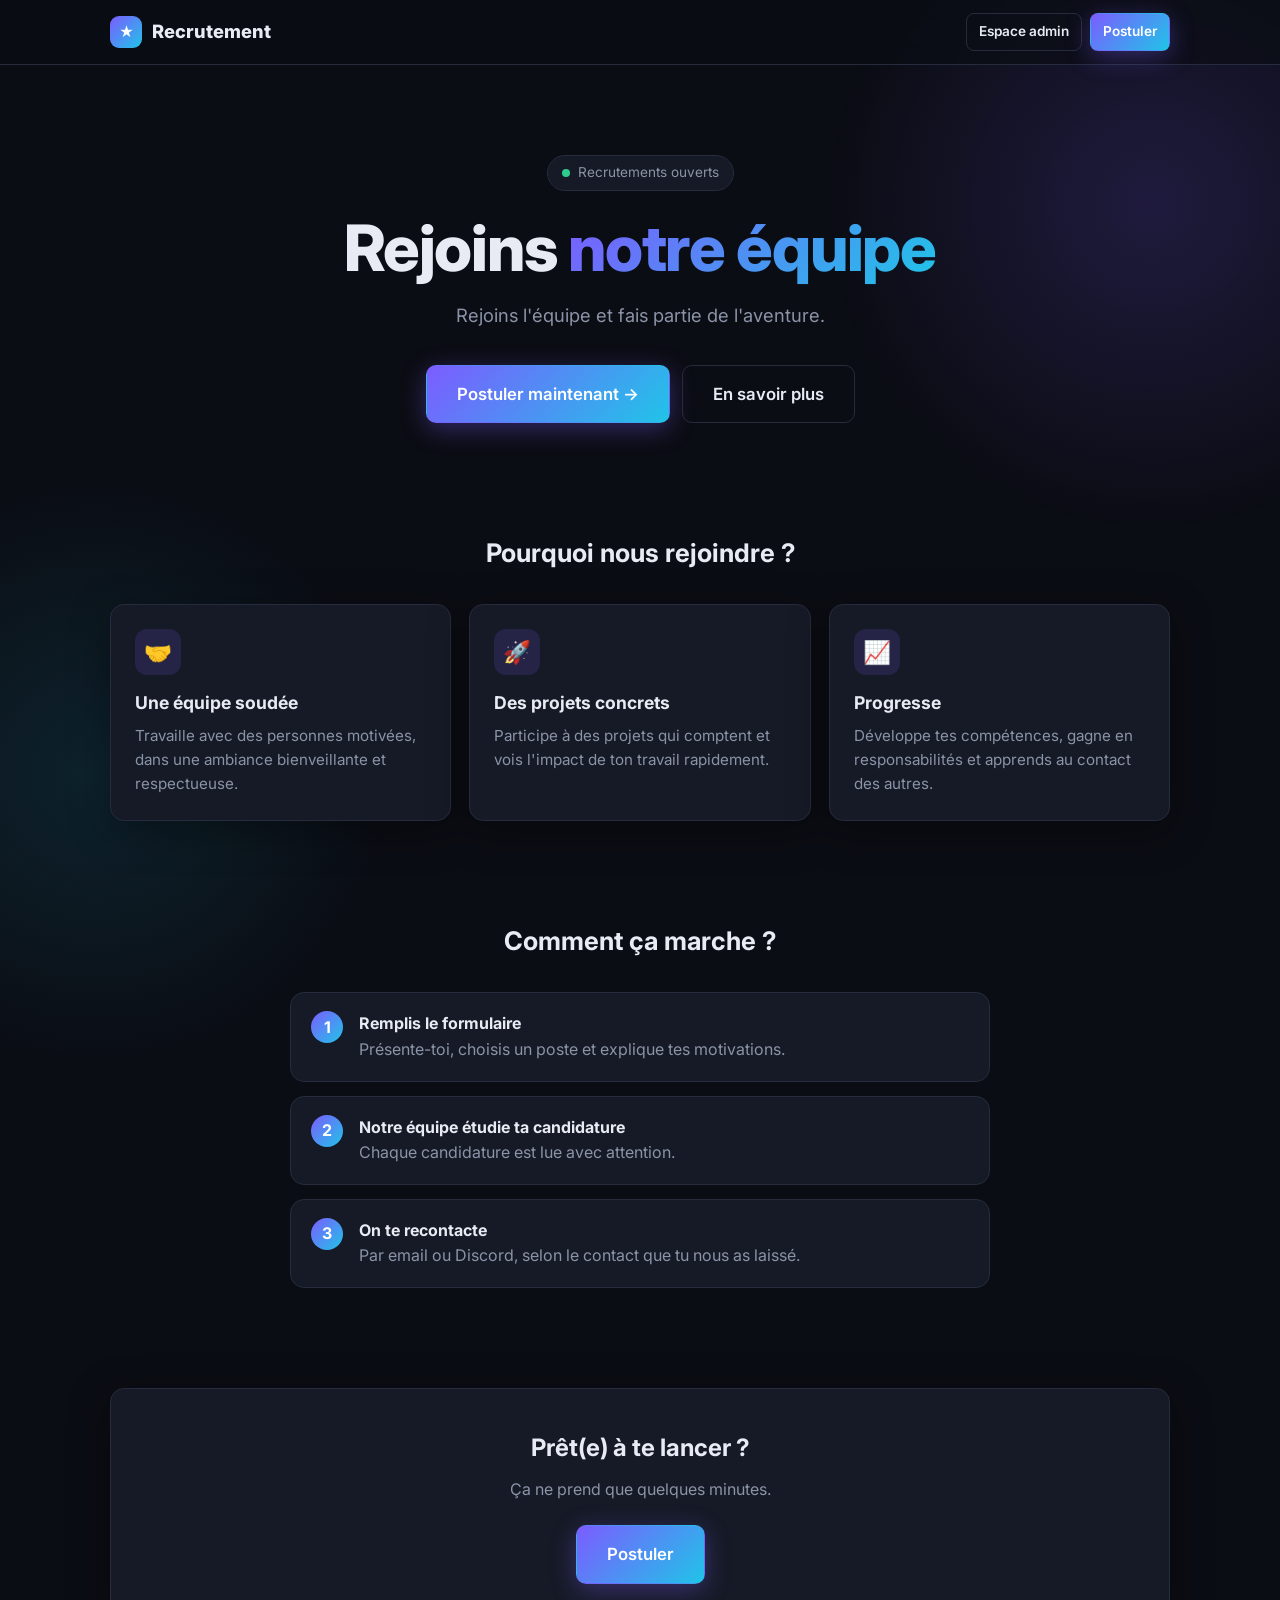
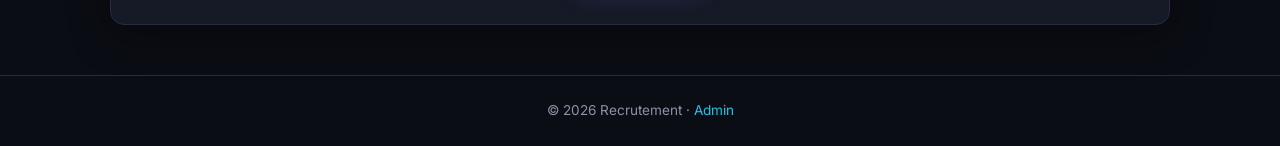
<file: index.html>
<!DOCTYPE html>
<html lang="fr">
<head>
  <meta charset="UTF-8">
  <meta name="viewport" content="width=device-width, initial-scale=1.0">
  <title>Recrutement - Accueil</title>
  <meta name="description" content="Rejoins l'équipe : dépose ta candidature en ligne.">
  <link rel="preconnect" href="https://fonts.googleapis.com">
  <link href="https://fonts.googleapis.com/css2?family=Inter:wght@400;500;600;700;800&display=swap" rel="stylesheet">
  <link rel="stylesheet" href="style.css?v=3">
</head>
<body data-page="home">

  <header class="navbar">
    <div class="container">
      <a href="index.html" class="brand"><span class="logo">★</span><span data-site-name>Recrutement</span></a>
      <nav class="nav-links">
        <a href="admin.html" class="btn btn-ghost btn-sm hide-mobile">Espace admin</a>
        <a href="candidature.html" class="btn btn-primary btn-sm">Postuler</a>
      </nav>
    </div>
  </header>

  <main>
    <section class="hero">
      <div class="container">
        <span class="badge reveal"><span class="dot"></span>Recrutements ouverts</span>
        <h1 class="reveal">Rejoins <span class="gradient-text">notre équipe</span></h1>
        <p class="reveal" data-site-tagline>Rejoins l'équipe et fais partie de l'aventure.</p>
        <div class="hero-actions reveal">
          <a href="candidature.html" class="btn btn-primary btn-lg">Postuler maintenant →</a>
          <a href="#postes" class="btn btn-ghost btn-lg">En savoir plus</a>
        </div>
      </div>
    </section>

    <section class="section" id="postes">
      <div class="container">
        <h2 class="section-title reveal">Pourquoi nous rejoindre ?</h2>
        <div class="grid">
          <div class="card feature reveal">
            <div class="icon">🤝</div>
            <h3>Une équipe soudée</h3>
            <p>Travaille avec des personnes motivées, dans une ambiance bienveillante et respectueuse.</p>
          </div>
          <div class="card feature reveal">
            <div class="icon">🚀</div>
            <h3>Des projets concrets</h3>
            <p>Participe à des projets qui comptent et vois l'impact de ton travail rapidement.</p>
          </div>
          <div class="card feature reveal">
            <div class="icon">📈</div>
            <h3>Progresse</h3>
            <p>Développe tes compétences, gagne en responsabilités et apprends au contact des autres.</p>
          </div>
        </div>
      </div>
    </section>

    <section class="section">
      <div class="container">
        <h2 class="section-title reveal">Comment ça marche ?</h2>
        <div class="steps">
          <div class="step reveal"><div><strong>Remplis le formulaire</strong><p>Présente-toi, choisis un poste et explique tes motivations.</p></div></div>
          <div class="step reveal"><div><strong>Notre équipe étudie ta candidature</strong><p>Chaque candidature est lue avec attention.</p></div></div>
          <div class="step reveal"><div><strong>On te recontacte</strong><p>Par email ou Discord, selon le contact que tu nous as laissé.</p></div></div>
        </div>
      </div>
    </section>

    <section class="section">
      <div class="container">
        <div class="card cta-box reveal">
          <h2>Prêt(e) à te lancer ?</h2>
          <p>Ça ne prend que quelques minutes.</p>
          <a href="candidature.html" class="btn btn-primary btn-lg">Postuler</a>
        </div>
      </div>
    </section>
  </main>

  <footer>
    <div class="container">© <span data-year></span> <span data-site-name>Recrutement</span> · <a href="admin.html">Admin</a></div>
  </footer>

  <script src="config.js?v=3"></script>
  <script src="script.js?v=3"></script>
</body>
</html>
</file>
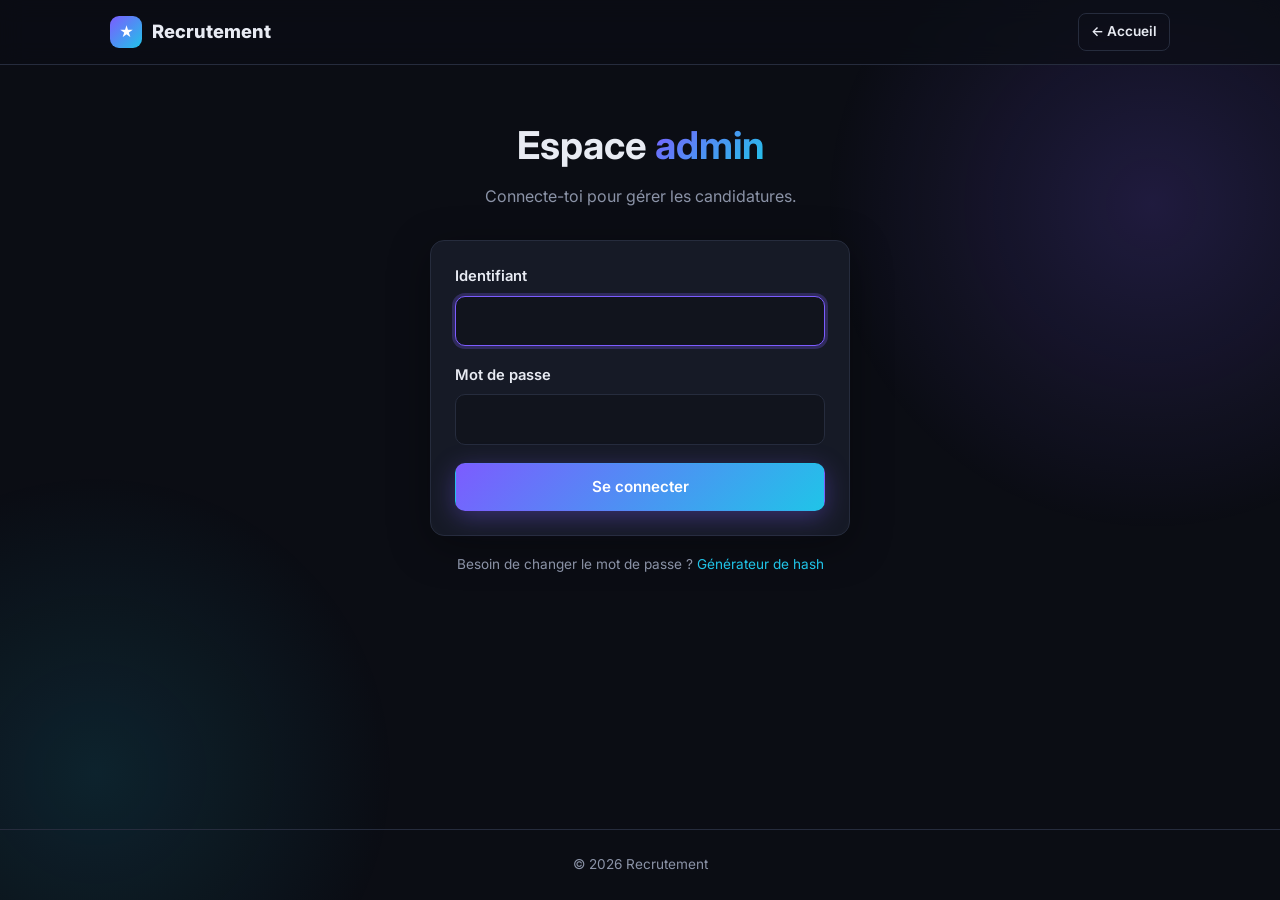
<file: admin.html>
<!DOCTYPE html>
<html lang="fr">
<head>
  <meta charset="UTF-8">
  <meta name="viewport" content="width=device-width, initial-scale=1.0">
  <meta name="robots" content="noindex, nofollow">
  <title>Recrutement - Connexion admin</title>
  <link rel="preconnect" href="https://fonts.googleapis.com">
  <link href="https://fonts.googleapis.com/css2?family=Inter:wght@400;500;600;700;800&display=swap" rel="stylesheet">
  <link rel="stylesheet" href="style.css?v=3">
</head>
<body data-page="admin">

  <header class="navbar">
    <div class="container">
      <a href="index.html" class="brand"><span class="logo">★</span><span data-site-name>Recrutement</span></a>
      <nav class="nav-links">
        <a href="index.html" class="btn btn-ghost btn-sm">← Accueil</a>
      </nav>
    </div>
  </header>

  <main class="page">
    <div class="container">
      <div class="form-wrap narrow">
        <div class="page-head reveal">
          <h1>Espace <span class="gradient-text">admin</span></h1>
          <p>Connecte-toi pour gérer les candidatures.</p>
        </div>

        <div class="card reveal" id="login-card">
          <div id="login-alert" class="alert hidden" role="alert"></div>
          <form id="login-form" novalidate>
            <div class="field">
              <label for="username">Identifiant</label>
              <input type="text" id="username" name="username" autocomplete="username" autofocus>
            </div>
            <div class="field">
              <label for="password">Mot de passe</label>
              <input type="password" id="password" name="password" autocomplete="current-password">
            </div>
            <button type="submit" id="login-btn" class="btn btn-primary btn-block">Se connecter</button>
          </form>
        </div>

        <p style="text-align:center;margin-top:18px;font-size:.85rem;color:var(--muted)">
          Besoin de changer le mot de passe ? <a href="hash.html">Générateur de hash</a>
        </p>
      </div>
    </div>
  </main>

  <footer>
    <div class="container">© <span data-year></span> <span data-site-name>Recrutement</span></div>
  </footer>

  <script src="config.js?v=3"></script>
  <script src="script.js?v=3"></script>
</body>
</html>
</file>
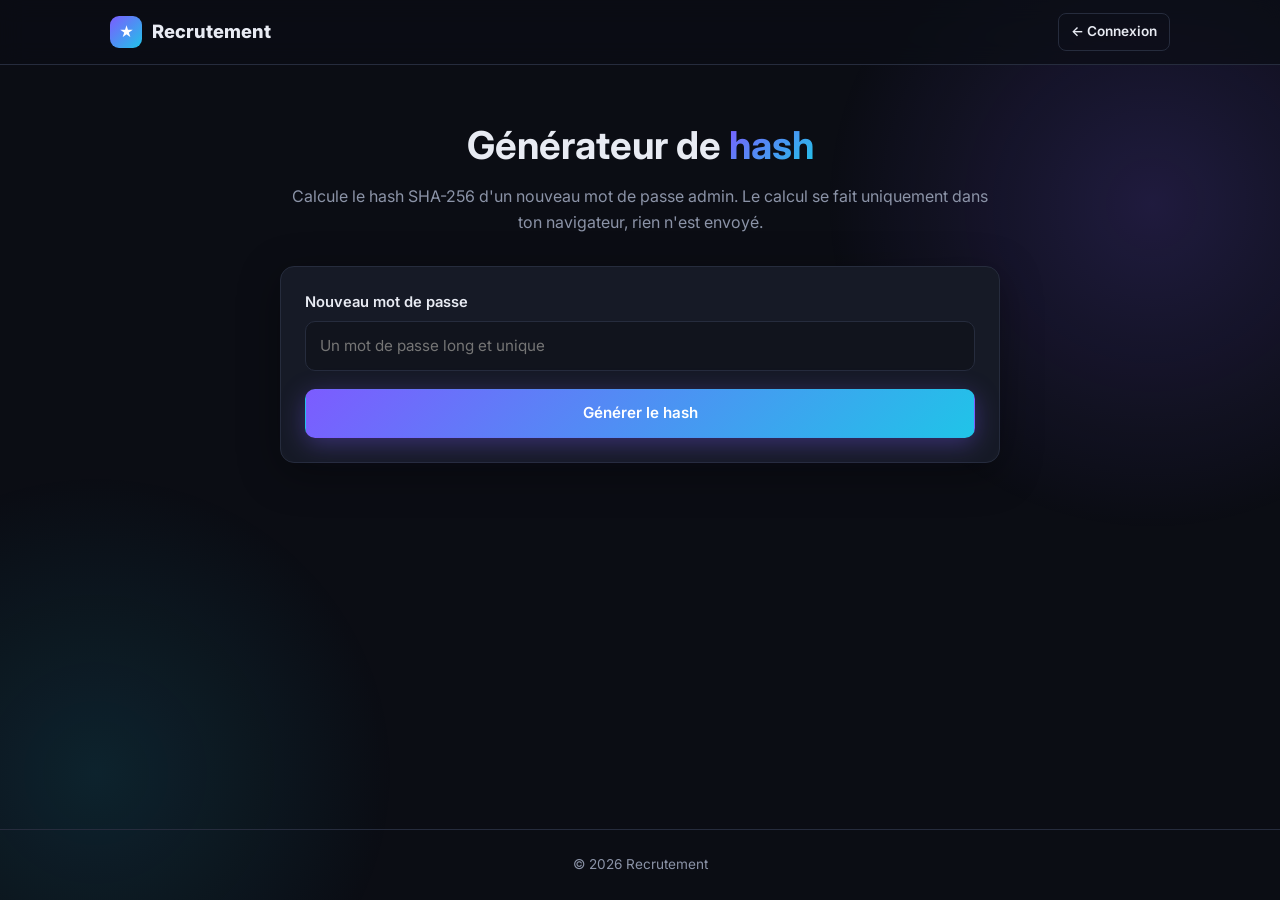
<file: hash.html>
<!DOCTYPE html>
<html lang="fr">
<head>
  <meta charset="UTF-8">
  <meta name="viewport" content="width=device-width, initial-scale=1.0">
  <meta name="robots" content="noindex, nofollow">
  <title>Recrutement - Générateur de hash</title>
  <link rel="preconnect" href="https://fonts.googleapis.com">
  <link href="https://fonts.googleapis.com/css2?family=Inter:wght@400;500;600;700;800&display=swap" rel="stylesheet">
  <link rel="stylesheet" href="style.css?v=3">
</head>
<body data-page="hash">

  <header class="navbar">
    <div class="container">
      <a href="index.html" class="brand"><span class="logo">★</span><span data-site-name>Recrutement</span></a>
      <nav class="nav-links">
        <a href="admin.html" class="btn btn-ghost btn-sm">← Connexion</a>
      </nav>
    </div>
  </header>

  <main class="page">
    <div class="container">
      <div class="form-wrap">
        <div class="page-head">
          <h1>Générateur de <span class="gradient-text">hash</span></h1>
          <p>Calcule le hash SHA-256 d'un nouveau mot de passe admin. Le calcul se fait uniquement dans ton navigateur, rien n'est envoyé.</p>
        </div>

        <div class="card">
          <div id="hash-alert" class="alert hidden"></div>
          <form id="hash-form">
            <div class="field">
              <label for="pwd">Nouveau mot de passe</label>
              <input type="text" id="pwd" name="pwd" autocomplete="off" required placeholder="Un mot de passe long et unique">
            </div>
            <button type="submit" class="btn btn-primary btn-block">Générer le hash</button>
          </form>

          <div id="hash-box" class="hidden" style="margin-top:22px">
            <div class="detail">
              <div class="k">1. Colle ce hash dans config.js → ADMIN_PASSWORD_HASH</div>
              <div class="v hash-out" id="hash-result"></div>
            </div>
            <button class="btn btn-ghost btn-sm" data-copy="hash-result">Copier le hash</button>

            <div class="detail" style="margin-top:18px">
              <div class="k">2. Exécute cette requête dans Supabase → SQL Editor</div>
              <div class="v hash-out" id="hash-sql"></div>
            </div>
            <button class="btn btn-ghost btn-sm" data-copy="hash-sql">Copier la requête SQL</button>

            <div class="alert alert-info" style="margin-top:18px;margin-bottom:0">
              3. Enregistre config.js, puis publie le changement (Commit + Push dans GitHub Desktop). Reconnecte-toi avec le nouveau mot de passe.
            </div>
          </div>
        </div>
      </div>
    </div>
  </main>

  <footer>
    <div class="container">© <span data-year></span> <span data-site-name>Recrutement</span></div>
  </footer>

  <script src="config.js?v=3"></script>
  <script src="script.js?v=3"></script>
</body>
</html>
</file>
<file: style.css>
/* ============ Base ============ */
:root {
  --bg: #0b0d14;
  --bg-2: #11141d;
  --card: #161a26;
  --card-2: #1c2130;
  --border: #262c3d;
  --text: #e8ebf3;
  --muted: #8b93a7;
  --accent: #7c5cff;
  --accent-2: #20c4e8;
  --success: #2ecc8f;
  --danger: #ff5c7a;
  --warning: #f5b84a;
  --radius: 14px;
  --shadow: 0 10px 40px rgba(0, 0, 0, .35);
  --grad: linear-gradient(135deg, var(--accent), var(--accent-2));
}

* { box-sizing: border-box; margin: 0; padding: 0; }

html { scroll-behavior: smooth; }

body {
  font-family: "Inter", system-ui, -apple-system, "Segoe UI", Roboto, sans-serif;
  background: var(--bg);
  color: var(--text);
  line-height: 1.6;
  min-height: 100vh;
  display: flex;
  flex-direction: column;
  overflow-x: hidden;
}

body::before {
  content: "";
  position: fixed;
  inset: -20vh -20vw auto auto;
  width: 60vw;
  height: 60vw;
  background: radial-gradient(circle, rgba(124, 92, 255, .18), transparent 60%);
  pointer-events: none;
  z-index: -1;
  animation: float 14s ease-in-out infinite alternate;
}

body::after {
  content: "";
  position: fixed;
  inset: auto auto -25vh -20vw;
  width: 55vw;
  height: 55vw;
  background: radial-gradient(circle, rgba(32, 196, 232, .12), transparent 60%);
  pointer-events: none;
  z-index: -1;
  animation: float 18s ease-in-out infinite alternate-reverse;
}

a { color: var(--accent-2); text-decoration: none; }
a:hover { text-decoration: underline; }

.container { width: 100%; max-width: 1100px; margin: 0 auto; padding: 0 20px; }

/* ============ Header ============ */
.navbar {
  position: sticky;
  top: 0;
  z-index: 50;
  backdrop-filter: blur(12px);
  background: rgba(11, 13, 20, .7);
  border-bottom: 1px solid var(--border);
}
.navbar .container {
  display: flex;
  align-items: center;
  justify-content: space-between;
  height: 64px;
  gap: 12px;
}
.brand {
  font-weight: 800;
  font-size: 1.15rem;
  color: var(--text);
  display: flex;
  align-items: center;
  gap: 10px;
}
.brand:hover { text-decoration: none; }
.brand .logo {
  width: 32px; height: 32px;
  border-radius: 9px;
  background: var(--grad);
  display: grid; place-items: center;
  font-size: .9rem;
  color: #fff;
}
.nav-links { display: flex; gap: 8px; align-items: center; }

/* ============ Buttons ============ */
.btn {
  display: inline-flex;
  align-items: center;
  justify-content: center;
  gap: 8px;
  padding: 11px 20px;
  border-radius: 10px;
  border: 1px solid transparent;
  font: inherit;
  font-weight: 600;
  font-size: .95rem;
  cursor: pointer;
  color: var(--text);
  background: var(--card-2);
  transition: transform .15s ease, box-shadow .2s ease, background .2s ease, opacity .2s;
  white-space: nowrap;
}
.btn:hover { transform: translateY(-2px); text-decoration: none; }
.btn:active { transform: translateY(0); }
.btn:disabled { opacity: .55; cursor: not-allowed; transform: none; }
.btn-primary { background: var(--grad); color: #fff; box-shadow: 0 6px 24px rgba(124, 92, 255, .35); }
.btn-primary:hover { box-shadow: 0 10px 30px rgba(124, 92, 255, .5); }
.btn-ghost { background: transparent; border-color: var(--border); }
.btn-ghost:hover { background: var(--card); }
.btn-success { background: rgba(46, 204, 143, .15); color: var(--success); border-color: rgba(46, 204, 143, .35); }
.btn-danger  { background: rgba(255, 92, 122, .12); color: var(--danger);  border-color: rgba(255, 92, 122, .35); }
.btn-sm { padding: 7px 12px; font-size: .85rem; border-radius: 8px; }
.btn-lg { padding: 15px 30px; font-size: 1.05rem; }
.btn-block { width: 100%; }

/* ============ Hero ============ */
.hero { padding: 90px 0 60px; text-align: center; }
.badge {
  display: inline-block;
  padding: 6px 14px;
  border-radius: 999px;
  border: 1px solid var(--border);
  background: var(--card);
  color: var(--muted);
  font-size: .85rem;
  margin-bottom: 22px;
}
.badge .dot {
  display: inline-block;
  width: 8px; height: 8px;
  border-radius: 50%;
  background: var(--success);
  margin-right: 8px;
  animation: pulse 1.8s infinite;
}
.hero h1 {
  font-size: clamp(2.2rem, 6vw, 4rem);
  line-height: 1.1;
  font-weight: 800;
  letter-spacing: -.02em;
  margin-bottom: 18px;
}
.gradient-text {
  background: var(--grad);
  -webkit-background-clip: text;
  background-clip: text;
  color: transparent;
}
.hero p { color: var(--muted); font-size: 1.15rem; max-width: 620px; margin: 0 auto 34px; }
.hero-actions { display: flex; gap: 12px; justify-content: center; flex-wrap: wrap; }

/* ============ Sections / cards ============ */
.section { padding: 50px 0; }
.section-title { font-size: 1.6rem; font-weight: 700; text-align: center; margin-bottom: 30px; }

.grid { display: grid; gap: 18px; grid-template-columns: repeat(auto-fit, minmax(240px, 1fr)); }

.card {
  background: var(--card);
  border: 1px solid var(--border);
  border-radius: var(--radius);
  padding: 24px;
  box-shadow: var(--shadow);
}
.feature { transition: transform .25s ease, border-color .25s ease; }
.feature:hover { transform: translateY(-4px); border-color: rgba(124, 92, 255, .5); }
.feature .icon {
  width: 46px; height: 46px;
  border-radius: 12px;
  display: grid; place-items: center;
  background: rgba(124, 92, 255, .15);
  font-size: 1.4rem;
  margin-bottom: 14px;
}
.feature h3 { font-size: 1.1rem; margin-bottom: 6px; }
.feature p { color: var(--muted); font-size: .95rem; }

.steps { counter-reset: step; display: grid; gap: 14px; max-width: 700px; margin: 0 auto; }
.step {
  display: flex; gap: 16px; align-items: flex-start;
  background: var(--card); border: 1px solid var(--border);
  border-radius: var(--radius); padding: 18px 20px;
}
.step::before {
  counter-increment: step;
  content: counter(step);
  flex-shrink: 0;
  width: 32px; height: 32px;
  border-radius: 50%;
  background: var(--grad);
  display: grid; place-items: center;
  font-weight: 700; color: #fff;
}
.step p { color: var(--muted); }
.step strong { color: var(--text); display: block; }

.cta-box { text-align: center; padding: 40px 24px; }
.cta-box h2 { margin-bottom: 10px; }
.cta-box p { color: var(--muted); margin-bottom: 22px; }

/* ============ Forms ============ */
.page { flex: 1; padding: 50px 0 70px; }
.form-wrap { max-width: 720px; margin: 0 auto; }
.form-wrap.narrow { max-width: 420px; }
.page-head { text-align: center; margin-bottom: 30px; }
.page-head h1 { font-size: clamp(1.8rem, 4vw, 2.4rem); margin-bottom: 8px; }
.page-head p { color: var(--muted); }

.form-row { display: grid; gap: 16px; grid-template-columns: 1fr 1fr; }
.field { margin-bottom: 18px; }
.field label { display: block; font-weight: 600; font-size: .92rem; margin-bottom: 7px; }
.field label .req { color: var(--danger); }
.field .hint { color: var(--muted); font-size: .8rem; margin-top: 5px; display: flex; justify-content: space-between; gap: 10px; }

input, select, textarea {
  width: 100%;
  padding: 12px 14px;
  background: var(--bg-2);
  border: 1px solid var(--border);
  border-radius: 10px;
  color: var(--text);
  font: inherit;
  font-size: .95rem;
  transition: border-color .2s, box-shadow .2s;
}
textarea { resize: vertical; min-height: 120px; }
select { cursor: pointer; }
input:focus, select:focus, textarea:focus {
  outline: none;
  border-color: var(--accent);
  box-shadow: 0 0 0 3px rgba(124, 92, 255, .25);
}
.field.invalid input, .field.invalid select, .field.invalid textarea { border-color: var(--danger); }
.field .error-msg { color: var(--danger); font-size: .82rem; margin-top: 5px; display: none; }
.field.invalid .error-msg { display: block; animation: fadeIn .2s ease; }

.checkbox { display: flex; gap: 10px; align-items: flex-start; font-size: .9rem; color: var(--muted); }
.checkbox input { width: auto; margin-top: 4px; }

/* ============ Alerts ============ */
.alert {
  padding: 14px 16px;
  border-radius: 10px;
  margin-bottom: 18px;
  font-size: .93rem;
  border: 1px solid;
  animation: slideDown .3s ease;
}
.alert-error   { background: rgba(255, 92, 122, .1);  border-color: rgba(255, 92, 122, .4); color: #ffb3c1; }
.alert-success { background: rgba(46, 204, 143, .1);  border-color: rgba(46, 204, 143, .4); color: #a8f0d2; }
.alert-info    { background: rgba(32, 196, 232, .08); border-color: rgba(32, 196, 232, .35); color: #a9e9f7; }
.hidden { display: none !important; }

.success-screen { text-align: center; padding: 50px 24px; animation: pop .45s ease; }
.success-screen .check {
  width: 80px; height: 80px;
  border-radius: 50%;
  margin: 0 auto 20px;
  display: grid; place-items: center;
  background: rgba(46, 204, 143, .15);
  color: var(--success);
  font-size: 2.4rem;
}
.success-screen h2 { margin-bottom: 10px; }
.success-screen p { color: var(--muted); margin-bottom: 24px; }

/* ============ Spinner ============ */
.spinner {
  width: 18px; height: 18px;
  border: 2px solid rgba(255, 255, 255, .3);
  border-top-color: #fff;
  border-radius: 50%;
  animation: spin .7s linear infinite;
}

/* ============ Dashboard ============ */
.stats { display: grid; gap: 14px; grid-template-columns: repeat(4, 1fr); margin-bottom: 24px; }
.stat { padding: 18px; }
.stat .label { color: var(--muted); font-size: .85rem; }
.stat .value { font-size: 1.8rem; font-weight: 800; }
.stat.pending .value  { color: var(--warning); }
.stat.accepted .value { color: var(--success); }
.stat.refused .value  { color: var(--danger); }

.toolbar { display: flex; gap: 12px; flex-wrap: wrap; margin-bottom: 18px; align-items: center; }
.toolbar .search { flex: 1; min-width: 200px; }
.toolbar select { width: auto; min-width: 180px; }

.table-wrap { overflow-x: auto; padding: 0; }
table { width: 100%; border-collapse: collapse; font-size: .92rem; }
th, td { padding: 14px 16px; text-align: left; border-bottom: 1px solid var(--border); vertical-align: middle; }
th { color: var(--muted); font-weight: 600; font-size: .8rem; text-transform: uppercase; letter-spacing: .04em; background: var(--card-2); }
tbody tr { transition: background .15s; animation: fadeIn .3s ease both; }
tbody tr:hover { background: rgba(255, 255, 255, .025); }
td .actions { display: flex; gap: 6px; flex-wrap: wrap; }
.empty { text-align: center; color: var(--muted); padding: 40px 16px; }

.status {
  display: inline-block;
  padding: 4px 10px;
  border-radius: 999px;
  font-size: .78rem;
  font-weight: 600;
  white-space: nowrap;
}
.status-en_attente { background: rgba(245, 184, 74, .15); color: var(--warning); }
.status-acceptee   { background: rgba(46, 204, 143, .15); color: var(--success); }
.status-refusee    { background: rgba(255, 92, 122, .15); color: var(--danger); }

/* ============ Modal ============ */
.modal-backdrop {
  position: fixed; inset: 0;
  background: rgba(0, 0, 0, .65);
  backdrop-filter: blur(4px);
  display: grid; place-items: center;
  padding: 20px;
  z-index: 100;
  animation: fadeIn .2s ease;
}
.modal {
  width: 100%; max-width: 640px;
  max-height: 90vh; overflow-y: auto;
  animation: pop .25s ease;
}
.modal-head { display: flex; justify-content: space-between; align-items: center; margin-bottom: 18px; gap: 10px; }
.modal-close { background: none; border: none; color: var(--muted); font-size: 1.6rem; cursor: pointer; line-height: 1; }
.modal-close:hover { color: var(--text); }
.detail { margin-bottom: 16px; }
.detail .k { color: var(--muted); font-size: .8rem; text-transform: uppercase; letter-spacing: .04em; margin-bottom: 4px; }
.detail .v { white-space: pre-wrap; word-break: break-word; background: var(--bg-2); padding: 10px 12px; border-radius: 8px; border: 1px solid var(--border); }
.detail-grid { display: grid; grid-template-columns: 1fr 1fr; gap: 0 14px; }
.modal-actions { display: flex; gap: 10px; flex-wrap: wrap; margin-top: 10px; }

/* ============ Toast ============ */
.toast-zone { position: fixed; bottom: 20px; right: 20px; display: flex; flex-direction: column; gap: 10px; z-index: 200; }
.toast {
  background: var(--card-2);
  border: 1px solid var(--border);
  border-left: 4px solid var(--accent);
  padding: 12px 16px;
  border-radius: 10px;
  box-shadow: var(--shadow);
  font-size: .9rem;
  animation: slideIn .3s ease;
  max-width: 320px;
}
.toast.success { border-left-color: var(--success); }
.toast.error   { border-left-color: var(--danger); }

/* ============ Hash tool ============ */
.hash-out { font-family: Consolas, monospace; word-break: break-all; font-size: .88rem; }

/* ============ Footer ============ */
footer { border-top: 1px solid var(--border); padding: 24px 0; color: var(--muted); font-size: .85rem; text-align: center; }

/* ============ Animations ============ */
.reveal { opacity: 0; transform: translateY(20px); transition: opacity .6s ease, transform .6s ease; }
.reveal.visible { opacity: 1; transform: none; }

@keyframes fadeIn    { from { opacity: 0; } to { opacity: 1; } }
@keyframes slideDown { from { opacity: 0; transform: translateY(-8px); } to { opacity: 1; transform: none; } }
@keyframes slideIn   { from { opacity: 0; transform: translateX(30px); } to { opacity: 1; transform: none; } }
@keyframes pop       { from { opacity: 0; transform: scale(.94); } to { opacity: 1; transform: none; } }
@keyframes spin      { to { transform: rotate(360deg); } }
@keyframes pulse     { 0%,100% { box-shadow: 0 0 0 0 rgba(46, 204, 143, .6); } 50% { box-shadow: 0 0 0 6px rgba(46, 204, 143, 0); } }
@keyframes float     { from { transform: translate(0, 0); } to { transform: translate(-5vw, 6vh); } }
@keyframes shake     { 10%,90% { transform: translateX(-2px); } 20%,80% { transform: translateX(4px); } 30%,50%,70% { transform: translateX(-6px); } 40%,60% { transform: translateX(6px); } }
.shake { animation: shake .45s ease; }

@media (prefers-reduced-motion: reduce) {
  *, *::before, *::after { animation: none !important; transition: none !important; }
  .reveal { opacity: 1; transform: none; }
}

/* ============ Responsive ============ */
@media (max-width: 800px) {
  .stats { grid-template-columns: repeat(2, 1fr); }
}
@media (max-width: 640px) {
  .form-row, .detail-grid { grid-template-columns: 1fr; }
  .hero { padding: 60px 0 40px; }
  .card { padding: 18px; }
  .nav-links .hide-mobile { display: none; }
  .toolbar select { width: 100%; }
  .toast-zone { left: 16px; right: 16px; }
  .toast { max-width: none; }

  /* Tableau -> cartes sur mobile */
  table thead { display: none; }
  table, tbody, tr, td { display: block; width: 100%; }
  tbody tr { border-bottom: 1px solid var(--border); padding: 10px 0; }
  td { border: none; padding: 6px 16px; display: flex; justify-content: space-between; gap: 12px; }
  td::before { content: attr(data-label); color: var(--muted); font-size: .8rem; font-weight: 600; }
  td.empty { display: block; }
  td.empty::before { content: none; }
}
</file>
